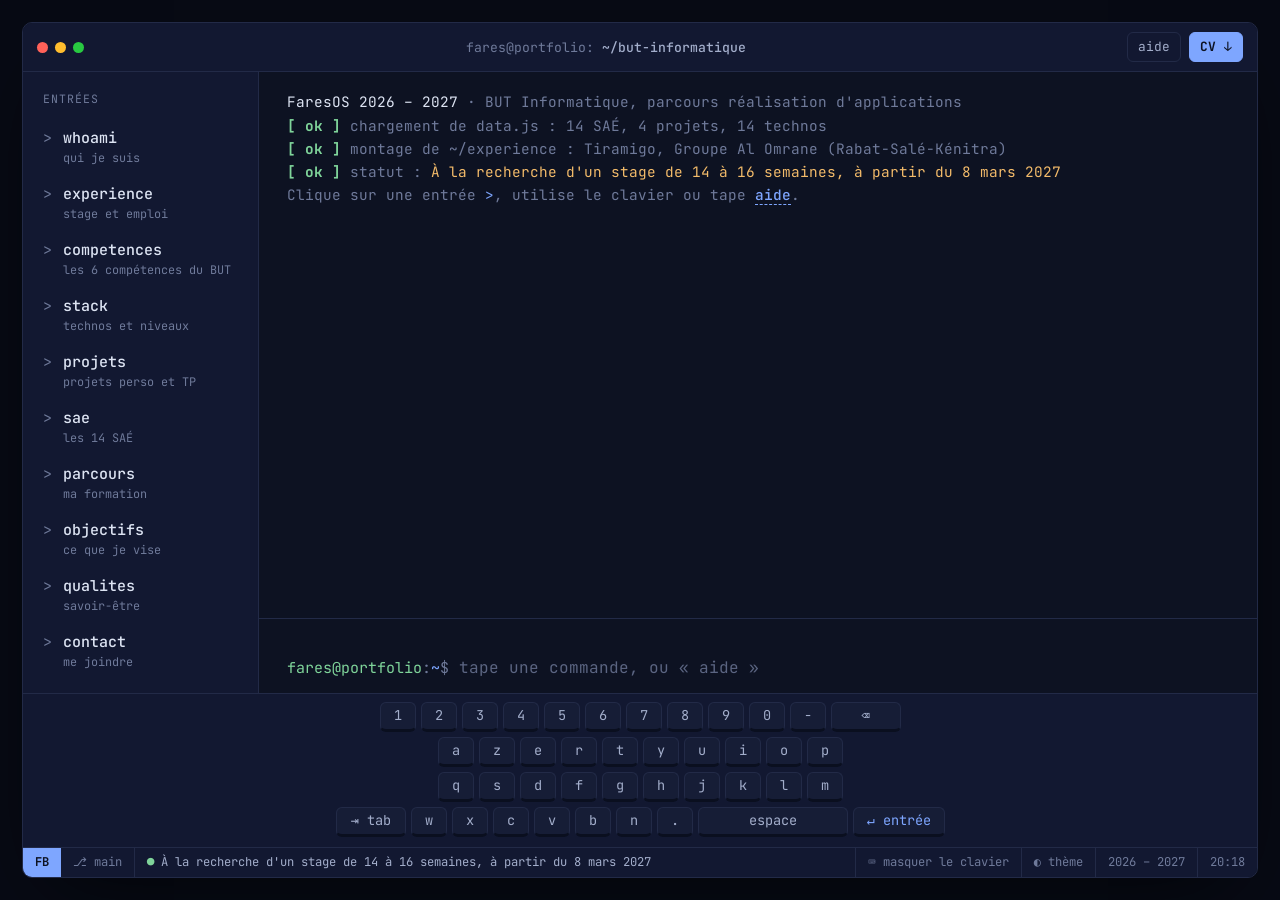
<file: index.html>
<!DOCTYPE html>
<html lang="fr">
<head>
  <meta charset="UTF-8" />
  <meta name="viewport" content="width=device-width, initial-scale=1.0, viewport-fit=cover" />
  <title>Fares BENNANI</title>
  <meta name="description" content="Portfolio de Fares BENNANI, étudiant en BUT Informatique : un terminal interactif pour parcourir mes compétences, projets, SAÉ et expériences." />
  <meta name="theme-color" content="#0d1222" />
  <link rel="preconnect" href="https://fonts.googleapis.com" />
  <link rel="preconnect" href="https://fonts.gstatic.com" crossorigin />
  <link href="https://fonts.googleapis.com/css2?family=JetBrains+Mono:wght@400;500;700;800&display=swap" rel="stylesheet" />
  <link rel="stylesheet" href="css/style.css" />
</head>
<body data-page="home">
  <noscript>
    <p>Ce portfolio est un terminal interactif : activez JavaScript pour l'afficher.</p>
    <p><a href="assets/CV-Fares-BENNANI.pdf">Télécharger le CV</a> · <a href="mailto:fares.bennani29@gmail.com">fares.bennani29@gmail.com</a></p>
  </noscript>
  <script src="js/data.js"></script>
  <script src="js/app.js"></script>
</body>
</html>
</file>
<file: css/style.css>
/* ============================================================
   Portfolio — Fares BENNANI · version terminal
   Le site est un terminal : on lance des commandes (en les
   tapant, en cliquant sur les entrées « > » ou sur le clavier
   fictif) et chaque commande affiche une partie du portfolio.
   Thèmes : nuit (défaut), noir (fond noir), papier (clair).
   Une seule police : JetBrains Mono.
   ============================================================ */

/* Disposition : une fenêtre de terminal plein écran
   (barre de titre / entrées + écran / clavier / barre d'état). */
:root {
  /* Thème « nuit » */
  --bg:        #070a14;   /* fond derrière la fenêtre */
  --win:       #0d1222;   /* écran du terminal */
  --win-2:     #121831;   /* panneaux (entrées, barre de titre) */
  --line:      #222a47;
  --ink:       #dde4f3;
  --ink-soft:  #a3aecb;
  --meta:      #6f7a9a;
  --accent:    #7ea6ff;   /* invite, liens, commandes */
  --accent-2:  #f3bb6a;   /* titres, touches pressées */
  --ok:        #7fd49a;
  --err:       #ff7f8a;
  --sel:       rgba(126, 166, 255, 0.22);
  --key:       #161d36;
  --key-edge:  #0a0f1f;
  --glow:      0 0 0 transparent;

  --font: 'JetBrains Mono', ui-monospace, 'SF Mono', Menlo, Consolas, monospace;
  --fs: 15px;
  --r: 10px;
  --ease: cubic-bezier(0.2, 0.7, 0.2, 1);
  color-scheme: dark;
}
body[data-theme-term="noir"] {
  --bg:       #000000;
  --win:      #000000;
  --win-2:    #0b0b0d;
  --line:     #26262b;
  --ink:      #f1f1f3;
  --ink-soft: #b9b9c1;
  --meta:     #7c7c86;
  --accent:   #6cb2ff;
  --accent-2: #ffb454;
  --ok:       #5fe08a;
  --err:      #ff6b72;
  --sel:      rgba(108, 178, 255, 0.18);
  --key:      #111114;
  --key-edge: #000000;
}
body[data-theme-term="papier"] {
  --bg:       #dfe4ee;
  --win:      #f7f8fb;
  --win-2:    #eceff6;
  --line:     #cfd5e2;
  --ink:      #1b2235;
  --ink-soft: #46506a;
  --meta:     #737d96;
  --accent:   #2d5f9e;
  --accent-2: #a1520c;
  --ok:       #1f7a45;
  --err:      #b3261e;
  --sel:      rgba(45, 95, 158, 0.16);
  --key:      #ffffff;
  --key-edge: #c3cad9;
  color-scheme: light;
}

* { margin: 0; padding: 0; box-sizing: border-box; }
html, body { height: 100%; }
body {
  font-family: var(--font);
  font-size: var(--fs);
  line-height: 1.6;
  color: var(--ink);
  background: var(--bg);
  -webkit-font-smoothing: antialiased;
  overflow: hidden;
}
a { color: var(--accent); text-decoration: none; }
a:hover { text-decoration: underline; text-underline-offset: 3px; }
button { font: inherit; color: inherit; background: none; border: none; cursor: pointer; }
::selection { background: var(--sel); }
:focus-visible { outline: 2px solid var(--accent); outline-offset: 2px; border-radius: 3px; }

/* ============ FENÊTRE ============ */
.app {
  height: 100%;
  padding: clamp(10px, 2vw, 22px);
  display: flex;
}
.term {
  position: relative;
  flex: 1;
  min-width: 0;
  display: grid;
  grid-template-columns: minmax(0, 1fr);
  grid-template-rows: auto minmax(0, 1fr) auto auto;
  background: var(--win);
  border: 1px solid var(--line);
  border-radius: var(--r);
  overflow: hidden;
  box-shadow: 0 30px 80px -30px rgba(0, 0, 0, 0.7);
  max-width: 1440px;
  margin: 0 auto;
}

/* Barre de titre */
.bar-title {
  display: flex; align-items: center; gap: 14px;
  padding: 9px 14px;
  background: var(--win-2);
  border-bottom: 1px solid var(--line);
  font-size: .82rem; color: var(--meta);
}
.dots { display: flex; gap: 7px; flex: none; }
.dots i { width: 11px; height: 11px; border-radius: 50%; background: var(--line); }
.dots i:nth-child(1) { background: #ff6159; }
.dots i:nth-child(2) { background: #ffbd2e; }
.dots i:nth-child(3) { background: #28c941; }
.bar-title__path { flex: 1; min-width: 0; text-align: center; white-space: nowrap; overflow: hidden; text-overflow: ellipsis; }
.bar-title__path b { color: var(--ink-soft); font-weight: 500; }
.bar-title__actions { display: flex; gap: 8px; flex: none; }
.tbtn {
  display: inline-flex; align-items: center; gap: 6px;
  padding: 4px 10px; border: 1px solid var(--line); border-radius: 6px;
  color: var(--ink-soft); font-size: .8rem; white-space: nowrap;
  transition: border-color .15s, color .15s;
}
.tbtn:hover { border-color: var(--accent); color: var(--accent); text-decoration: none; }
.tbtn--solid { background: var(--accent); border-color: var(--accent); color: var(--win); font-weight: 700; }
.tbtn--solid:hover { color: var(--win); filter: brightness(1.08); }

/* Corps : entrées + écran */
.body { display: grid; grid-template-columns: 236px minmax(0, 1fr); min-height: 0; }

/* ============ ENTRÉES « > » ============ */
.entries {
  border-right: 1px solid var(--line);
  background: var(--win-2);
  padding: 14px 10px;
  overflow-y: auto;
  display: flex; flex-direction: column; gap: 2px;
}
.entries__label { font-size: .72rem; letter-spacing: .08em; text-transform: uppercase; color: var(--meta); padding: 4px 10px 8px; }
.entry {
  display: grid; grid-template-columns: 14px 1fr; column-gap: 6px;
  text-align: left; padding: 7px 10px; border-radius: 6px;
  transition: background .15s;
}
.entry__chev { color: var(--meta); transition: color .15s, transform .2s var(--ease); }
.entry__name { color: var(--ink); font-weight: 500; }
.entry__desc { grid-column: 2; font-size: .74rem; color: var(--meta); line-height: 1.35; }
.entry:hover { background: var(--sel); }
.entry:hover .entry__chev { color: var(--accent); transform: translateX(2px); }
.entry.is-active { background: var(--sel); }
.entry.is-active .entry__chev, .entry.is-active .entry__name { color: var(--accent); }
.entries__tips { margin-top: auto; padding: 14px 10px 4px; font-size: .72rem; color: var(--meta); line-height: 1.7; }
.entries__tips kbd { font-family: var(--font); color: var(--ink-soft); border: 1px solid var(--line); border-bottom-width: 2px; border-radius: 4px; padding: 0 5px; }

/* ============ ÉCRAN ============ */
.screen { display: flex; flex-direction: column; min-width: 0; min-height: 0; }
.scroll {
  position: relative;
  flex: 1; min-height: 0; overflow-y: auto; overflow-x: hidden; overscroll-behavior: contain;
  padding: 18px max(16px, env(safe-area-inset-right, 0px)) 24px max(16px, 2.2vw);
  text-shadow: var(--glow);
  scroll-behavior: smooth;
}
.out { padding-bottom: 22px; animation: rise .35s var(--ease) both; }
.out + .out { border-top: 1px dashed var(--line); padding-top: 16px; }
@keyframes rise { from { opacity: .001; transform: translateY(6px); } to { opacity: 1; transform: none; } }

.ps1 { color: var(--ok); }
.ps1 .p-path { color: var(--accent); }
.ps1 .p-sign { color: var(--meta); }
.echo { color: var(--ink); margin-bottom: 10px; word-break: break-word; }
.echo .cmd { color: var(--ink); font-weight: 700; }

/* typo des sorties */
.h { color: var(--accent-2); font-weight: 800; font-size: clamp(1.3rem, 2.2vw, 1.65rem); line-height: 1.25; letter-spacing: -0.01em; margin: 20px 0 10px; text-wrap: balance; }
.h::before { content: "## "; color: var(--meta); font-weight: 400; font-size: .7em; opacity: .7; }
.h3 { color: var(--ink); font-weight: 800; font-size: 1.12rem; margin: 20px 0 6px; }
.h3::before { content: "### "; color: var(--meta); font-weight: 400; font-size: .78em; opacity: .7; }
.out > .h:first-of-type, .out > .echo + .h { margin-top: 4px; }
.p { max-width: 76ch; color: var(--ink); font-size: 1.04rem; line-height: 1.7; }
.p + .p { margin-top: 10px; }
.p b, .p strong { color: var(--ink); }
.p a { font-weight: 500; }
.muted { color: var(--meta); }
.acc { color: var(--accent); }
.acc2 { color: var(--accent-2); }
.ok { color: var(--ok); }
.err { color: var(--err); }
.ink { color: var(--ink); }
.small { font-size: .8rem; }
.gap { height: 10px; }

/* commande cliquable dans le texte */
.run {
  color: var(--accent); font-weight: 500; text-align: left;
  border-bottom: 1px dashed currentColor; line-height: 1.35;
}
.run:hover { color: var(--accent-2); }
.chips { display: flex; flex-wrap: wrap; gap: 8px; margin-top: 12px; }
.chip {
  display: inline-flex; align-items: center; gap: 6px;
  padding: 5px 11px; border: 1px solid var(--line); border-radius: 6px;
  color: var(--ink-soft); font-size: .85rem; transition: border-color .15s, color .15s, background .15s;
}
.chip::before { content: "$"; color: var(--meta); }
.chip--link::before { content: "↗"; }
.chip--dl::before { content: "↓"; }
.chip:hover { border-color: var(--accent); color: var(--accent); text-decoration: none; }
.chip--main { background: var(--accent); border-color: var(--accent); color: var(--win); font-weight: 700; }
.chip--main::before { color: inherit; opacity: .7; }
.chip--main:hover { color: var(--win); filter: brightness(1.08); }

/* bannière whoami */
.banner { margin: 2px 0 14px; }
.banner__name {
  font-weight: 800; font-size: clamp(2.1rem, 6vw, 4.4rem); line-height: 1; letter-spacing: -0.04em;
  color: var(--ink); text-wrap: balance;
}
.banner__name span { color: var(--accent); }
.banner__rule { color: var(--line); white-space: nowrap; overflow: hidden; margin-top: 10px; }
.cursor-blink { display: inline-block; width: .55em; height: .9em; background: var(--accent); margin-left: .12em; vertical-align: -0.05em; animation: blink 1.1s steps(1) infinite; }
@keyframes blink { 50% { opacity: 0; } }

/* whoami : texte + photo */
.who { display: grid; grid-template-columns: minmax(0, 1fr) auto; gap: clamp(16px, 3vw, 36px); align-items: start; max-width: 110ch; }
.who__main { min-width: 0; }
.avatar { position: relative; width: clamp(150px, 15vw, 210px); border: 1px solid var(--line); border-radius: 8px; overflow: hidden; background: var(--win-2); }
.avatar__img, .avatar__px { display: block; width: 100%; aspect-ratio: 1; object-fit: cover; max-width: 100%; }
.avatar__px { position: absolute; left: 0; right: 0; bottom: 0; height: auto; image-rendering: pixelated; transition: opacity .35s; }
.avatar__img { opacity: 0; transition: opacity .35s; }
.avatar.is-sharp .avatar__img { opacity: 1; }
.avatar.is-sharp .avatar__px { opacity: 0; }

/* clé / valeur */
.kv { display: grid; grid-template-columns: max-content minmax(0, 1fr); column-gap: 18px; row-gap: 4px; max-width: 90ch; }
.kv dt { color: var(--meta); font-size: .88rem; padding-top: .12em; }
.kv dd { color: var(--ink); font-weight: 600; font-size: 1.04rem; min-width: 0; overflow-wrap: anywhere; }
.kv dd.acc2 { color: var(--accent-2); }

/* listes façon `ls -l` */
.rows { display: grid; gap: 2px; max-width: 110ch; }
.row {
  display: grid; grid-template-columns: var(--c1, 9ch) minmax(0, 1fr) auto; column-gap: 16px; align-items: baseline;
  text-align: left; padding: 6px 10px; margin: 0 -10px; border-radius: 6px; transition: background .12s;
}
.row:hover { background: var(--sel); }
.row:hover .row__t { color: var(--accent); }
.row__id { color: var(--accent-2); white-space: nowrap; }
.row__t { color: var(--ink); min-width: 0; font-weight: 700; font-size: 1.04rem; }
.row__d { display: block; color: var(--ink-soft); font-weight: 400; font-size: .92rem; line-height: 1.5; margin-top: 3px; }
.row__x { color: var(--meta); font-size: .75rem; white-space: nowrap; opacity: .8; }
.group { color: var(--meta); margin: 16px 0 6px; }
.group b { color: var(--ink-soft); font-weight: 500; }

/* jauges ASCII */
.bars { display: grid; gap: 2px; max-width: 100ch; }
.brow {
  display: grid; grid-template-columns: 24ch auto minmax(0, 1fr); column-gap: 14px; align-items: center;
  text-align: left; padding: 5px 10px; margin: 0 -10px; border-radius: 6px; transition: background .12s;
}
.brow:hover { background: var(--sel); }
.brow:hover .brow__n { color: var(--accent); }
.brow__n { color: var(--ink); font-weight: 700; white-space: nowrap; overflow: hidden; text-overflow: ellipsis; }
.gauge { white-space: nowrap; letter-spacing: -0.02em; font-size: .95em; }
.g-prev { color: var(--accent); opacity: .55; }
.g-new { color: var(--accent); }
.g-empty { color: var(--line); }
.brow__v { color: var(--meta); font-size: .85rem; white-space: nowrap; font-variant-numeric: tabular-nums; }
.brow__v b { color: var(--ink); font-weight: 800; font-size: 1.05rem; }
.brow__v .lvl-master { color: var(--accent-2); }
.legend { margin-top: 12px; font-size: .8rem; color: var(--meta); display: flex; flex-wrap: wrap; gap: 6px 18px; }

/* pastilles de niveau (sur 4) */
.dots4 { letter-spacing: .1em; color: var(--accent); white-space: nowrap; }
.dots4 .off { color: var(--line); }

/* git log (expériences) */
.log { display: grid; gap: 16px; max-width: 86ch; }
.commit { display: grid; grid-template-columns: 1.4ch minmax(0, 1fr); column-gap: 12px; }
.commit__graph { color: var(--accent-2); position: relative; }
.commit__graph::after { content: ""; position: absolute; left: .45ch; top: 1.5em; bottom: -18px; border-left: 1px solid var(--line); }
.commit:last-child .commit__graph::after { display: none; }
.commit__head { color: var(--meta); font-size: .74rem; opacity: .8; }
.commit__head .ref { color: var(--ok); }
.commit__title { color: var(--ink); font-weight: 800; font-size: clamp(1.1rem, 1.8vw, 1.3rem); line-height: 1.3; margin-top: 2px; }
.commit__date { color: var(--accent-2); font-weight: 600; font-size: .92rem; }
.commit__msg { color: var(--ink); font-size: 1.04rem; line-height: 1.7; margin-top: 6px; }

/* parcours */
.timeline { display: grid; gap: 12px; max-width: 86ch; }
.tl { display: grid; grid-template-columns: 13ch 2ch minmax(0, 1fr); column-gap: 10px; }
.tl__y { color: var(--meta); font-variant-numeric: tabular-nums; }
.tl__m { color: var(--meta); }
.tl.is-now .tl__y, .tl.is-now .tl__m { color: var(--ok); }
.tl__t { color: var(--ink); font-weight: 800; font-size: 1.08rem; }
.tl__d { display: block; color: var(--ink-soft); font-size: .95rem; }

/* tâches / difficultés */
.cols { display: grid; grid-template-columns: repeat(2, minmax(0, 1fr)); gap: 18px; max-width: 100ch; }
.todo { list-style: none; display: grid; gap: 4px; }
.todo li { display: grid; grid-template-columns: 4ch minmax(0, 1fr); color: var(--ink); font-size: 1.02rem; }
.todo li::before { content: "[x]"; color: var(--ok); font-size: .85em; opacity: .8; }
.diff { display: grid; gap: 4px; max-width: 86ch; padding: 10px 14px; border: 1px solid var(--line); border-radius: 8px; margin-bottom: 8px; }
.diff p { display: grid; grid-template-columns: 6ch minmax(0, 1fr); color: var(--ink); font-size: 1.02rem; }
.diff .tag-err { color: var(--err); font-size: .8em; padding-top: .2em; }
.diff .tag-ok { color: var(--ok); font-size: .8em; padding-top: .2em; }
.lv { display: grid; grid-template-columns: max-content minmax(0, 1fr); column-gap: 18px; row-gap: 4px; }
.lv b { font-weight: 800; color: var(--ink); }

/* bloc de code */
.code { margin-top: 8px; padding: 14px 16px; border: 1px solid var(--line); border-radius: 8px; background: var(--win-2); overflow-x: auto; font-size: .85rem; line-height: 1.6; color: var(--ink-soft); max-width: 86ch; }
.code code { font-family: inherit; white-space: pre; }

/* images */
.shots { display: grid; grid-template-columns: repeat(auto-fit, minmax(240px, 1fr)); gap: 12px; max-width: 100ch; margin-top: 6px; }
.shot { border: 1px solid var(--line); border-radius: 8px; overflow: hidden; background: var(--win-2); }
.shot__bar { font-size: .75rem; color: var(--meta); padding: 5px 10px; border-bottom: 1px solid var(--line); }
.shot img { display: block; width: 100%; height: auto; max-width: 100%; }

/* démarrage */
.boot { color: var(--meta); font-size: .9rem; }
.boot div { animation: none; }
.boot .ok { font-weight: 700; }
.skip { margin-top: 8px; font-size: .8rem; color: var(--meta); }

/* ============ INVITE (en bas de l'écran) ============ */
.dock {
  border-top: 1px solid var(--line);
  padding: 10px max(16px, env(safe-area-inset-right, 0px)) 12px max(16px, 2.2vw);
  background: var(--win);
}
.suggest { display: flex; flex-wrap: wrap; align-items: center; gap: 6px; margin-bottom: 8px; font-size: .8rem; color: var(--meta); min-height: 1.4em; }
.suggest .chip { padding: 2px 9px; font-size: .8rem; }
.prompt { display: flex; align-items: baseline; gap: 10px; }
.prompt .ps1 { flex: none; white-space: nowrap; }
.field { position: relative; flex: 1; min-width: 0; }
.field input {
  position: relative; z-index: 1; width: 100%;
  font: inherit; font-size: 16px; color: var(--ink); caret-color: var(--accent);
  background: transparent; border: none; outline: none; padding: 0;
}
.field input::placeholder { color: var(--meta); opacity: .8; }
.ghost { position: absolute; inset: 0; font-size: 16px; white-space: pre; overflow: hidden; color: var(--meta); pointer-events: none; }
.ghost .typed { color: transparent; }
.ghost .rest { opacity: .7; }

/* ============ CLAVIER FICTIF ============ */
.kbd {
  border-top: 1px solid var(--line);
  background: var(--win-2);
  padding: 8px max(12px, env(safe-area-inset-right, 0px)) 10px max(12px, env(safe-area-inset-left, 0px));
  display: grid; gap: 5px; justify-content: center;
}
.kbd[hidden] { display: none !important; }
.krow { display: flex; gap: 5px; justify-content: center; }
.key {
  min-width: 36px; height: 30px; padding: 0 8px;
  display: inline-flex; align-items: center; justify-content: center;
  background: var(--key); color: var(--ink-soft);
  border: 1px solid var(--line); border-bottom: 3px solid var(--key-edge); border-radius: 6px;
  font-size: .85rem; text-transform: lowercase;
  transition: transform .08s, background .12s, color .12s, border-color .12s, box-shadow .12s;
  user-select: none; -webkit-user-select: none; touch-action: manipulation;
}
.key:hover { color: var(--ink); border-color: var(--meta); }
.key.is-down {
  transform: translateY(2px); border-bottom-width: 1px;
  background: var(--accent-2); color: var(--win); border-color: var(--accent-2);
  box-shadow: 0 0 18px -2px var(--accent-2);
}
.key--wide { min-width: 70px; }
.key--space { min-width: 150px; }
.key--enter { min-width: 92px; color: var(--accent); }
.key .ks { display: none; }

/* ============ BARRE D'ÉTAT ============ */
.status {
  display: flex; align-items: center; gap: 0; flex-wrap: nowrap;
  background: var(--win-2); border-top: 1px solid var(--line);
  font-size: .76rem; color: var(--meta); overflow: hidden;
  padding-left: env(safe-area-inset-left, 0px); padding-right: env(safe-area-inset-right, 0px);
}
.status > * { padding: 5px 12px; white-space: nowrap; border-right: 1px solid var(--line); }
.status .mode { background: var(--accent); color: var(--win); font-weight: 700; border-right: none; }
.status .dispo { flex: 1; min-width: 0; overflow: hidden; text-overflow: ellipsis; color: var(--ink-soft); }
.status .dispo::before { content: "●"; color: var(--ok); margin-right: 7px; }
.status button { color: var(--meta); }
.status button:hover { color: var(--accent); }
.status .clock { border-right: none; font-variant-numeric: tabular-nums; }

/* ============ RESPONSIVE ============ */
@media (max-width: 1100px) {
  .body { grid-template-columns: 200px minmax(0, 1fr); }
  .entry__desc { display: none; }
  .key { min-width: 32px; }
  .key--space { min-width: 110px; }
}
@media (max-width: 760px) {
  :root { --fs: 14px; }
  .app { padding: 0; }
  .term { border-radius: 0; border: none; }
  .bar-title { padding-left: max(12px, env(safe-area-inset-left, 0px)); padding-right: max(12px, env(safe-area-inset-right, 0px)); }
  .bar-title__path { text-align: left; }
  .dots { display: none; }
  .body { grid-template-columns: minmax(0, 1fr); grid-template-rows: auto minmax(0, 1fr); }
  .entries {
    flex-direction: row; overflow-x: auto; overflow-y: hidden; gap: 6px;
    border-right: none; border-bottom: 1px solid var(--line);
    padding: 8px max(12px, env(safe-area-inset-left, 0px)); scrollbar-width: none;
  }
  .entries::-webkit-scrollbar { display: none; }
  .entries__label, .entries__tips { display: none; }
  .entry { flex: none; display: flex; gap: 4px; padding: 5px 10px; border: 1px solid var(--line); }
  .scroll { padding-left: max(16px, env(safe-area-inset-left, 0px)); }
  .dock { padding-left: max(16px, env(safe-area-inset-left, 0px)); }
  .prompt .ps1 .p-host { display: none; }
  .row { grid-template-columns: minmax(0, 1fr) auto; }
  .row__id { grid-column: 1 / -1; font-size: .8rem; }
  .brow { grid-template-columns: minmax(0, 1fr) auto; row-gap: 2px; }
  .brow .gauge { grid-column: 1 / -1; grid-row: 2; }
  .tl { grid-template-columns: 2ch minmax(0, 1fr); }
  .tl__y { grid-column: 2; grid-row: 1; font-size: .8rem; }
  .tl__m { grid-row: 1 / span 2; }
  .tl__b { grid-column: 2; }
  .cols { grid-template-columns: minmax(0, 1fr); }
  .who { grid-template-columns: minmax(0, 1fr); }
  .avatar { order: -1; width: 132px; }
  .kv { grid-template-columns: minmax(0, 1fr); }
  .kv dt { margin-top: 6px; }
  .kbd { gap: 5px; padding-top: 8px; padding-bottom: 8px; }
  .krow { gap: 4px; }
  .key { min-width: 0; flex: 1; height: 38px; padding: 0 2px; font-size: .9rem; }
  .key--wide, .key--enter { flex: 1.4; }
  .key--space { flex: 2.6; min-width: 0; }
  .key .kl, .status .kl { display: none; }
  .key .ks { display: inline; }
  .status .mode, .status .clock { display: none; }
  .prompt .ps1 .p-colon { display: none; }
  .brow__n { white-space: normal; }
  .status .branch, .status .enc { display: none; }
}
@media (prefers-reduced-motion: reduce) {
  * { animation: none !important; transition: none !important; scroll-behavior: auto !important; }
}
</file>
